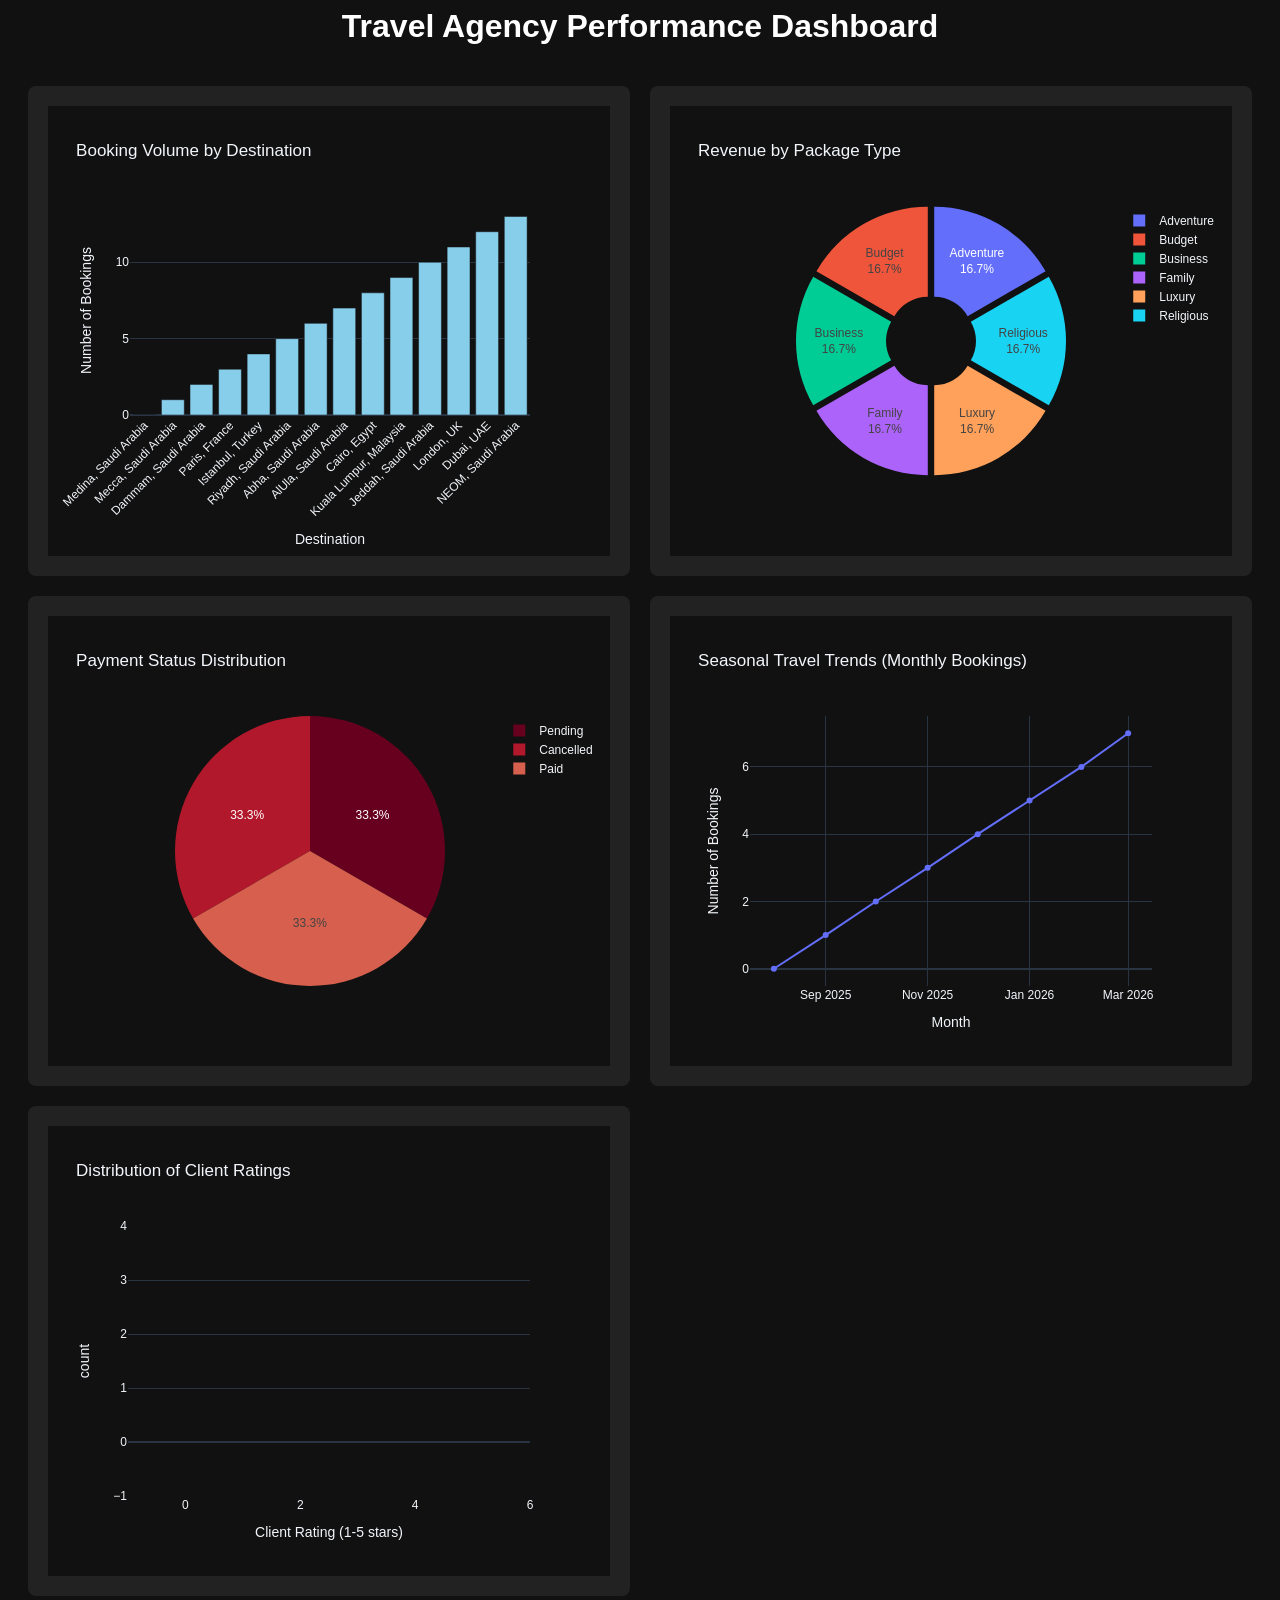
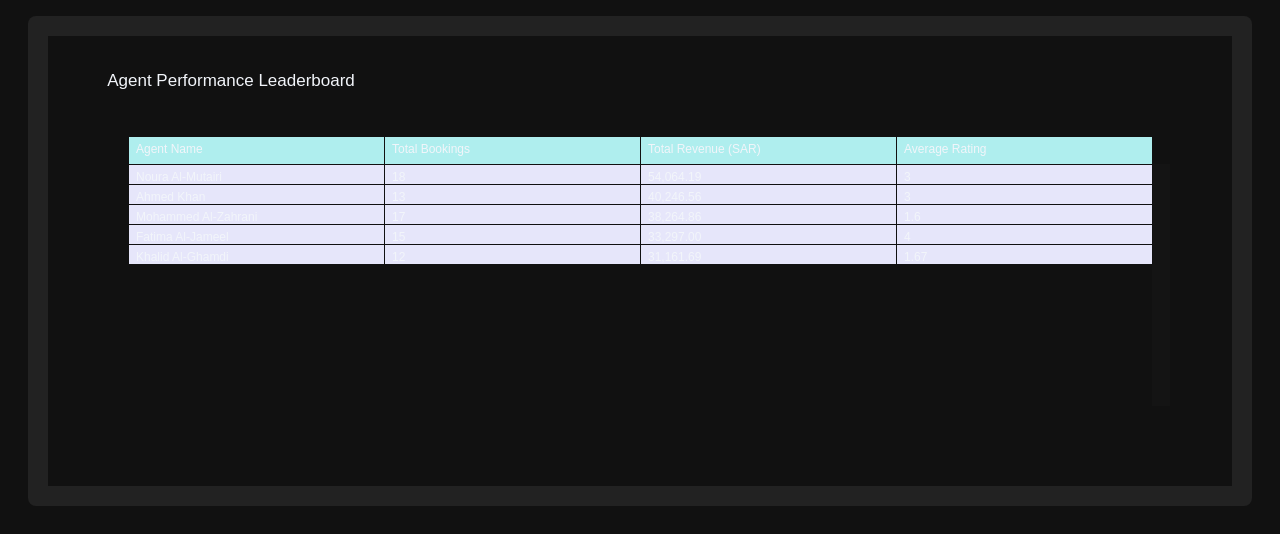
<file: dashboard.html>
<html>
<head>
    <title>Travel Agency Dashboard</title>
    <script src="https://cdn.plot.ly/plotly-latest.min.js"></script>
    <style>
        body { font-family: Arial, sans-serif; background-color: #111; color: #fff; }
        h1 { text-align: center; }
        .grid-container { display: grid; grid-template-columns: repeat(2, 1fr); grid-gap: 20px; padding: 20px; }
        .grid-item { background-color: #222; padding: 20px; border-radius: 8px; }
        .full-width { grid-column: 1 / -1; }
    </style>
</head>
<body>
    <h1>Travel Agency Performance Dashboard</h1>
    <div class="grid-container">
        <div class="grid-item"><div>                            <div id="2348aaed-9d00-458f-84b2-6b054be1eccd" class="plotly-graph-div" style="height:100%; width:100%;"></div>            <script type="text/javascript">                window.PLOTLYENV=window.PLOTLYENV || {};                                if (document.getElementById("2348aaed-9d00-458f-84b2-6b054be1eccd")) {                    Plotly.newPlot(                        "2348aaed-9d00-458f-84b2-6b054be1eccd",                        [{"hovertemplate":"Destination=%{x}\u003cbr\u003eNumber of Bookings=%{text}\u003cextra\u003e\u003c\u002fextra\u003e","legendgroup":"","marker":{"color":"skyblue","pattern":{"shape":""}},"name":"","orientation":"v","showlegend":false,"text":{"dtype":"f8","bdata":"AAAAAAAAJEAAAAAAAAAkQAAAAAAAACBAAAAAAAAAHEAAAAAAAAAYQAAAAAAAABRAAAAAAAAAFEAAAAAAAAAQQAAAAAAAABBAAAAAAAAAEEAAAAAAAAAQQAAAAAAAABBAAAAAAAAACEAAAAAAAADwPw=="},"textposition":"outside","x":["Medina, Saudi Arabia","Mecca, Saudi Arabia","Dammam, Saudi Arabia","Paris, France","Istanbul, Turkey","Riyadh, Saudi Arabia","Abha, Saudi Arabia","AlUla, Saudi Arabia","Cairo, Egypt","Kuala Lumpur, Malaysia","Jeddah, Saudi Arabia","London, UK","Dubai, UAE","NEOM, Saudi Arabia"],"xaxis":"x","y":{"dtype":"i1","bdata":"CgoIBwYFBQQEBAQEAwE="},"yaxis":"y","type":"bar"}],                        {"template":{"data":{"histogram2dcontour":[{"type":"histogram2dcontour","colorbar":{"outlinewidth":0,"ticks":""},"colorscale":[[0.0,"#0d0887"],[0.1111111111111111,"#46039f"],[0.2222222222222222,"#7201a8"],[0.3333333333333333,"#9c179e"],[0.4444444444444444,"#bd3786"],[0.5555555555555556,"#d8576b"],[0.6666666666666666,"#ed7953"],[0.7777777777777778,"#fb9f3a"],[0.8888888888888888,"#fdca26"],[1.0,"#f0f921"]]}],"choropleth":[{"type":"choropleth","colorbar":{"outlinewidth":0,"ticks":""}}],"histogram2d":[{"type":"histogram2d","colorbar":{"outlinewidth":0,"ticks":""},"colorscale":[[0.0,"#0d0887"],[0.1111111111111111,"#46039f"],[0.2222222222222222,"#7201a8"],[0.3333333333333333,"#9c179e"],[0.4444444444444444,"#bd3786"],[0.5555555555555556,"#d8576b"],[0.6666666666666666,"#ed7953"],[0.7777777777777778,"#fb9f3a"],[0.8888888888888888,"#fdca26"],[1.0,"#f0f921"]]}],"heatmap":[{"type":"heatmap","colorbar":{"outlinewidth":0,"ticks":""},"colorscale":[[0.0,"#0d0887"],[0.1111111111111111,"#46039f"],[0.2222222222222222,"#7201a8"],[0.3333333333333333,"#9c179e"],[0.4444444444444444,"#bd3786"],[0.5555555555555556,"#d8576b"],[0.6666666666666666,"#ed7953"],[0.7777777777777778,"#fb9f3a"],[0.8888888888888888,"#fdca26"],[1.0,"#f0f921"]]}],"contourcarpet":[{"type":"contourcarpet","colorbar":{"outlinewidth":0,"ticks":""}}],"contour":[{"type":"contour","colorbar":{"outlinewidth":0,"ticks":""},"colorscale":[[0.0,"#0d0887"],[0.1111111111111111,"#46039f"],[0.2222222222222222,"#7201a8"],[0.3333333333333333,"#9c179e"],[0.4444444444444444,"#bd3786"],[0.5555555555555556,"#d8576b"],[0.6666666666666666,"#ed7953"],[0.7777777777777778,"#fb9f3a"],[0.8888888888888888,"#fdca26"],[1.0,"#f0f921"]]}],"surface":[{"type":"surface","colorbar":{"outlinewidth":0,"ticks":""},"colorscale":[[0.0,"#0d0887"],[0.1111111111111111,"#46039f"],[0.2222222222222222,"#7201a8"],[0.3333333333333333,"#9c179e"],[0.4444444444444444,"#bd3786"],[0.5555555555555556,"#d8576b"],[0.6666666666666666,"#ed7953"],[0.7777777777777778,"#fb9f3a"],[0.8888888888888888,"#fdca26"],[1.0,"#f0f921"]]}],"mesh3d":[{"type":"mesh3d","colorbar":{"outlinewidth":0,"ticks":""}}],"scatter":[{"marker":{"line":{"color":"#283442"}},"type":"scatter"}],"parcoords":[{"type":"parcoords","line":{"colorbar":{"outlinewidth":0,"ticks":""}}}],"scatterpolargl":[{"type":"scatterpolargl","marker":{"colorbar":{"outlinewidth":0,"ticks":""}}}],"bar":[{"error_x":{"color":"#f2f5fa"},"error_y":{"color":"#f2f5fa"},"marker":{"line":{"color":"rgb(17,17,17)","width":0.5},"pattern":{"fillmode":"overlay","size":10,"solidity":0.2}},"type":"bar"}],"scattergeo":[{"type":"scattergeo","marker":{"colorbar":{"outlinewidth":0,"ticks":""}}}],"scatterpolar":[{"type":"scatterpolar","marker":{"colorbar":{"outlinewidth":0,"ticks":""}}}],"histogram":[{"marker":{"pattern":{"fillmode":"overlay","size":10,"solidity":0.2}},"type":"histogram"}],"scattergl":[{"marker":{"line":{"color":"#283442"}},"type":"scattergl"}],"scatter3d":[{"type":"scatter3d","line":{"colorbar":{"outlinewidth":0,"ticks":""}},"marker":{"colorbar":{"outlinewidth":0,"ticks":""}}}],"scattermap":[{"type":"scattermap","marker":{"colorbar":{"outlinewidth":0,"ticks":""}}}],"scattermapbox":[{"type":"scattermapbox","marker":{"colorbar":{"outlinewidth":0,"ticks":""}}}],"scatterternary":[{"type":"scatterternary","marker":{"colorbar":{"outlinewidth":0,"ticks":""}}}],"scattercarpet":[{"type":"scattercarpet","marker":{"colorbar":{"outlinewidth":0,"ticks":""}}}],"carpet":[{"aaxis":{"endlinecolor":"#A2B1C6","gridcolor":"#506784","linecolor":"#506784","minorgridcolor":"#506784","startlinecolor":"#A2B1C6"},"baxis":{"endlinecolor":"#A2B1C6","gridcolor":"#506784","linecolor":"#506784","minorgridcolor":"#506784","startlinecolor":"#A2B1C6"},"type":"carpet"}],"table":[{"cells":{"fill":{"color":"#506784"},"line":{"color":"rgb(17,17,17)"}},"header":{"fill":{"color":"#2a3f5f"},"line":{"color":"rgb(17,17,17)"}},"type":"table"}],"barpolar":[{"marker":{"line":{"color":"rgb(17,17,17)","width":0.5},"pattern":{"fillmode":"overlay","size":10,"solidity":0.2}},"type":"barpolar"}],"pie":[{"automargin":true,"type":"pie"}]},"layout":{"autotypenumbers":"strict","colorway":["#636efa","#EF553B","#00cc96","#ab63fa","#FFA15A","#19d3f3","#FF6692","#B6E880","#FF97FF","#FECB52"],"font":{"color":"#f2f5fa"},"hovermode":"closest","hoverlabel":{"align":"left"},"paper_bgcolor":"rgb(17,17,17)","plot_bgcolor":"rgb(17,17,17)","polar":{"bgcolor":"rgb(17,17,17)","angularaxis":{"gridcolor":"#506784","linecolor":"#506784","ticks":""},"radialaxis":{"gridcolor":"#506784","linecolor":"#506784","ticks":""}},"ternary":{"bgcolor":"rgb(17,17,17)","aaxis":{"gridcolor":"#506784","linecolor":"#506784","ticks":""},"baxis":{"gridcolor":"#506784","linecolor":"#506784","ticks":""},"caxis":{"gridcolor":"#506784","linecolor":"#506784","ticks":""}},"coloraxis":{"colorbar":{"outlinewidth":0,"ticks":""}},"colorscale":{"sequential":[[0.0,"#0d0887"],[0.1111111111111111,"#46039f"],[0.2222222222222222,"#7201a8"],[0.3333333333333333,"#9c179e"],[0.4444444444444444,"#bd3786"],[0.5555555555555556,"#d8576b"],[0.6666666666666666,"#ed7953"],[0.7777777777777778,"#fb9f3a"],[0.8888888888888888,"#fdca26"],[1.0,"#f0f921"]],"sequentialminus":[[0.0,"#0d0887"],[0.1111111111111111,"#46039f"],[0.2222222222222222,"#7201a8"],[0.3333333333333333,"#9c179e"],[0.4444444444444444,"#bd3786"],[0.5555555555555556,"#d8576b"],[0.6666666666666666,"#ed7953"],[0.7777777777777778,"#fb9f3a"],[0.8888888888888888,"#fdca26"],[1.0,"#f0f921"]],"diverging":[[0,"#8e0152"],[0.1,"#c51b7d"],[0.2,"#de77ae"],[0.3,"#f1b6da"],[0.4,"#fde0ef"],[0.5,"#f7f7f7"],[0.6,"#e6f5d0"],[0.7,"#b8e186"],[0.8,"#7fbc41"],[0.9,"#4d9221"],[1,"#276419"]]},"xaxis":{"gridcolor":"#283442","linecolor":"#506784","ticks":"","title":{"standoff":15},"zerolinecolor":"#283442","automargin":true,"zerolinewidth":2},"yaxis":{"gridcolor":"#283442","linecolor":"#506784","ticks":"","title":{"standoff":15},"zerolinecolor":"#283442","automargin":true,"zerolinewidth":2},"scene":{"xaxis":{"backgroundcolor":"rgb(17,17,17)","gridcolor":"#506784","linecolor":"#506784","showbackground":true,"ticks":"","zerolinecolor":"#C8D4E3","gridwidth":2},"yaxis":{"backgroundcolor":"rgb(17,17,17)","gridcolor":"#506784","linecolor":"#506784","showbackground":true,"ticks":"","zerolinecolor":"#C8D4E3","gridwidth":2},"zaxis":{"backgroundcolor":"rgb(17,17,17)","gridcolor":"#506784","linecolor":"#506784","showbackground":true,"ticks":"","zerolinecolor":"#C8D4E3","gridwidth":2}},"shapedefaults":{"line":{"color":"#f2f5fa"}},"annotationdefaults":{"arrowcolor":"#f2f5fa","arrowhead":0,"arrowwidth":1},"geo":{"bgcolor":"rgb(17,17,17)","landcolor":"rgb(17,17,17)","subunitcolor":"#506784","showland":true,"showlakes":true,"lakecolor":"rgb(17,17,17)"},"title":{"x":0.05},"updatemenudefaults":{"bgcolor":"#506784","borderwidth":0},"sliderdefaults":{"bgcolor":"#C8D4E3","borderwidth":1,"bordercolor":"rgb(17,17,17)","tickwidth":0},"mapbox":{"style":"dark"}}},"xaxis":{"anchor":"y","domain":[0.0,1.0],"title":{"text":"Destination"},"tickangle":-45},"yaxis":{"anchor":"x","domain":[0.0,1.0],"title":{"text":"Number of Bookings"}},"legend":{"tracegroupgap":0},"title":{"text":"Booking Volume by Destination"},"barmode":"relative"},                        {"responsive": true}                    )                };            </script>        </div></div>
        <div class="grid-item"><div>                            <div id="94a9bbe6-7ec8-4575-b2ee-23af859d9546" class="plotly-graph-div" style="height:100%; width:100%;"></div>            <script type="text/javascript">                window.PLOTLYENV=window.PLOTLYENV || {};                                if (document.getElementById("94a9bbe6-7ec8-4575-b2ee-23af859d9546")) {                    Plotly.newPlot(                        "94a9bbe6-7ec8-4575-b2ee-23af859d9546",                        [{"domain":{"x":[0.0,1.0],"y":[0.0,1.0]},"hole":0.3,"hovertemplate":"Package Type=%{label}\u003cbr\u003eTotal Cost (SAR)=%{value}\u003cextra\u003e\u003c\u002fextra\u003e","labels":["Adventure","Budget","Business","Family","Luxury","Religious"],"legendgroup":"","name":"","showlegend":true,"values":{"dtype":"f8","bdata":"4XoUrkfE3UAAAAAAUFffQJqZmZl5DtZAuB6F69lC6EDNzMzMtK3pQFyPwvXIvsJA"},"type":"pie","pull":[0.05,0.05,0.05,0.05,0.05,0.05],"textinfo":"percent+label"}],                        {"template":{"data":{"histogram2dcontour":[{"type":"histogram2dcontour","colorbar":{"outlinewidth":0,"ticks":""},"colorscale":[[0.0,"#0d0887"],[0.1111111111111111,"#46039f"],[0.2222222222222222,"#7201a8"],[0.3333333333333333,"#9c179e"],[0.4444444444444444,"#bd3786"],[0.5555555555555556,"#d8576b"],[0.6666666666666666,"#ed7953"],[0.7777777777777778,"#fb9f3a"],[0.8888888888888888,"#fdca26"],[1.0,"#f0f921"]]}],"choropleth":[{"type":"choropleth","colorbar":{"outlinewidth":0,"ticks":""}}],"histogram2d":[{"type":"histogram2d","colorbar":{"outlinewidth":0,"ticks":""},"colorscale":[[0.0,"#0d0887"],[0.1111111111111111,"#46039f"],[0.2222222222222222,"#7201a8"],[0.3333333333333333,"#9c179e"],[0.4444444444444444,"#bd3786"],[0.5555555555555556,"#d8576b"],[0.6666666666666666,"#ed7953"],[0.7777777777777778,"#fb9f3a"],[0.8888888888888888,"#fdca26"],[1.0,"#f0f921"]]}],"heatmap":[{"type":"heatmap","colorbar":{"outlinewidth":0,"ticks":""},"colorscale":[[0.0,"#0d0887"],[0.1111111111111111,"#46039f"],[0.2222222222222222,"#7201a8"],[0.3333333333333333,"#9c179e"],[0.4444444444444444,"#bd3786"],[0.5555555555555556,"#d8576b"],[0.6666666666666666,"#ed7953"],[0.7777777777777778,"#fb9f3a"],[0.8888888888888888,"#fdca26"],[1.0,"#f0f921"]]}],"contourcarpet":[{"type":"contourcarpet","colorbar":{"outlinewidth":0,"ticks":""}}],"contour":[{"type":"contour","colorbar":{"outlinewidth":0,"ticks":""},"colorscale":[[0.0,"#0d0887"],[0.1111111111111111,"#46039f"],[0.2222222222222222,"#7201a8"],[0.3333333333333333,"#9c179e"],[0.4444444444444444,"#bd3786"],[0.5555555555555556,"#d8576b"],[0.6666666666666666,"#ed7953"],[0.7777777777777778,"#fb9f3a"],[0.8888888888888888,"#fdca26"],[1.0,"#f0f921"]]}],"surface":[{"type":"surface","colorbar":{"outlinewidth":0,"ticks":""},"colorscale":[[0.0,"#0d0887"],[0.1111111111111111,"#46039f"],[0.2222222222222222,"#7201a8"],[0.3333333333333333,"#9c179e"],[0.4444444444444444,"#bd3786"],[0.5555555555555556,"#d8576b"],[0.6666666666666666,"#ed7953"],[0.7777777777777778,"#fb9f3a"],[0.8888888888888888,"#fdca26"],[1.0,"#f0f921"]]}],"mesh3d":[{"type":"mesh3d","colorbar":{"outlinewidth":0,"ticks":""}}],"scatter":[{"marker":{"line":{"color":"#283442"}},"type":"scatter"}],"parcoords":[{"type":"parcoords","line":{"colorbar":{"outlinewidth":0,"ticks":""}}}],"scatterpolargl":[{"type":"scatterpolargl","marker":{"colorbar":{"outlinewidth":0,"ticks":""}}}],"bar":[{"error_x":{"color":"#f2f5fa"},"error_y":{"color":"#f2f5fa"},"marker":{"line":{"color":"rgb(17,17,17)","width":0.5},"pattern":{"fillmode":"overlay","size":10,"solidity":0.2}},"type":"bar"}],"scattergeo":[{"type":"scattergeo","marker":{"colorbar":{"outlinewidth":0,"ticks":""}}}],"scatterpolar":[{"type":"scatterpolar","marker":{"colorbar":{"outlinewidth":0,"ticks":""}}}],"histogram":[{"marker":{"pattern":{"fillmode":"overlay","size":10,"solidity":0.2}},"type":"histogram"}],"scattergl":[{"marker":{"line":{"color":"#283442"}},"type":"scattergl"}],"scatter3d":[{"type":"scatter3d","line":{"colorbar":{"outlinewidth":0,"ticks":""}},"marker":{"colorbar":{"outlinewidth":0,"ticks":""}}}],"scattermap":[{"type":"scattermap","marker":{"colorbar":{"outlinewidth":0,"ticks":""}}}],"scattermapbox":[{"type":"scattermapbox","marker":{"colorbar":{"outlinewidth":0,"ticks":""}}}],"scatterternary":[{"type":"scatterternary","marker":{"colorbar":{"outlinewidth":0,"ticks":""}}}],"scattercarpet":[{"type":"scattercarpet","marker":{"colorbar":{"outlinewidth":0,"ticks":""}}}],"carpet":[{"aaxis":{"endlinecolor":"#A2B1C6","gridcolor":"#506784","linecolor":"#506784","minorgridcolor":"#506784","startlinecolor":"#A2B1C6"},"baxis":{"endlinecolor":"#A2B1C6","gridcolor":"#506784","linecolor":"#506784","minorgridcolor":"#506784","startlinecolor":"#A2B1C6"},"type":"carpet"}],"table":[{"cells":{"fill":{"color":"#506784"},"line":{"color":"rgb(17,17,17)"}},"header":{"fill":{"color":"#2a3f5f"},"line":{"color":"rgb(17,17,17)"}},"type":"table"}],"barpolar":[{"marker":{"line":{"color":"rgb(17,17,17)","width":0.5},"pattern":{"fillmode":"overlay","size":10,"solidity":0.2}},"type":"barpolar"}],"pie":[{"automargin":true,"type":"pie"}]},"layout":{"autotypenumbers":"strict","colorway":["#636efa","#EF553B","#00cc96","#ab63fa","#FFA15A","#19d3f3","#FF6692","#B6E880","#FF97FF","#FECB52"],"font":{"color":"#f2f5fa"},"hovermode":"closest","hoverlabel":{"align":"left"},"paper_bgcolor":"rgb(17,17,17)","plot_bgcolor":"rgb(17,17,17)","polar":{"bgcolor":"rgb(17,17,17)","angularaxis":{"gridcolor":"#506784","linecolor":"#506784","ticks":""},"radialaxis":{"gridcolor":"#506784","linecolor":"#506784","ticks":""}},"ternary":{"bgcolor":"rgb(17,17,17)","aaxis":{"gridcolor":"#506784","linecolor":"#506784","ticks":""},"baxis":{"gridcolor":"#506784","linecolor":"#506784","ticks":""},"caxis":{"gridcolor":"#506784","linecolor":"#506784","ticks":""}},"coloraxis":{"colorbar":{"outlinewidth":0,"ticks":""}},"colorscale":{"sequential":[[0.0,"#0d0887"],[0.1111111111111111,"#46039f"],[0.2222222222222222,"#7201a8"],[0.3333333333333333,"#9c179e"],[0.4444444444444444,"#bd3786"],[0.5555555555555556,"#d8576b"],[0.6666666666666666,"#ed7953"],[0.7777777777777778,"#fb9f3a"],[0.8888888888888888,"#fdca26"],[1.0,"#f0f921"]],"sequentialminus":[[0.0,"#0d0887"],[0.1111111111111111,"#46039f"],[0.2222222222222222,"#7201a8"],[0.3333333333333333,"#9c179e"],[0.4444444444444444,"#bd3786"],[0.5555555555555556,"#d8576b"],[0.6666666666666666,"#ed7953"],[0.7777777777777778,"#fb9f3a"],[0.8888888888888888,"#fdca26"],[1.0,"#f0f921"]],"diverging":[[0,"#8e0152"],[0.1,"#c51b7d"],[0.2,"#de77ae"],[0.3,"#f1b6da"],[0.4,"#fde0ef"],[0.5,"#f7f7f7"],[0.6,"#e6f5d0"],[0.7,"#b8e186"],[0.8,"#7fbc41"],[0.9,"#4d9221"],[1,"#276419"]]},"xaxis":{"gridcolor":"#283442","linecolor":"#506784","ticks":"","title":{"standoff":15},"zerolinecolor":"#283442","automargin":true,"zerolinewidth":2},"yaxis":{"gridcolor":"#283442","linecolor":"#506784","ticks":"","title":{"standoff":15},"zerolinecolor":"#283442","automargin":true,"zerolinewidth":2},"scene":{"xaxis":{"backgroundcolor":"rgb(17,17,17)","gridcolor":"#506784","linecolor":"#506784","showbackground":true,"ticks":"","zerolinecolor":"#C8D4E3","gridwidth":2},"yaxis":{"backgroundcolor":"rgb(17,17,17)","gridcolor":"#506784","linecolor":"#506784","showbackground":true,"ticks":"","zerolinecolor":"#C8D4E3","gridwidth":2},"zaxis":{"backgroundcolor":"rgb(17,17,17)","gridcolor":"#506784","linecolor":"#506784","showbackground":true,"ticks":"","zerolinecolor":"#C8D4E3","gridwidth":2}},"shapedefaults":{"line":{"color":"#f2f5fa"}},"annotationdefaults":{"arrowcolor":"#f2f5fa","arrowhead":0,"arrowwidth":1},"geo":{"bgcolor":"rgb(17,17,17)","landcolor":"rgb(17,17,17)","subunitcolor":"#506784","showland":true,"showlakes":true,"lakecolor":"rgb(17,17,17)"},"title":{"x":0.05},"updatemenudefaults":{"bgcolor":"#506784","borderwidth":0},"sliderdefaults":{"bgcolor":"#C8D4E3","borderwidth":1,"bordercolor":"rgb(17,17,17)","tickwidth":0},"mapbox":{"style":"dark"}}},"legend":{"tracegroupgap":0},"title":{"text":"Revenue by Package Type"}},                        {"responsive": true}                    )                };            </script>        </div></div>
        <div class="grid-item"><div>                            <div id="bdbe0034-9396-400f-ab1e-d8823b31b386" class="plotly-graph-div" style="height:100%; width:100%;"></div>            <script type="text/javascript">                window.PLOTLYENV=window.PLOTLYENV || {};                                if (document.getElementById("bdbe0034-9396-400f-ab1e-d8823b31b386")) {                    Plotly.newPlot(                        "bdbe0034-9396-400f-ab1e-d8823b31b386",                        [{"domain":{"x":[0.0,1.0],"y":[0.0,1.0]},"hovertemplate":"Status=%{label}\u003cbr\u003eCount=%{value}\u003cextra\u003e\u003c\u002fextra\u003e","labels":["Pending","Cancelled","Paid"],"legendgroup":"","name":"","showlegend":true,"values":{"dtype":"i1","bdata":"IBsQ"},"type":"pie"}],                        {"template":{"data":{"histogram2dcontour":[{"type":"histogram2dcontour","colorbar":{"outlinewidth":0,"ticks":""},"colorscale":[[0.0,"#0d0887"],[0.1111111111111111,"#46039f"],[0.2222222222222222,"#7201a8"],[0.3333333333333333,"#9c179e"],[0.4444444444444444,"#bd3786"],[0.5555555555555556,"#d8576b"],[0.6666666666666666,"#ed7953"],[0.7777777777777778,"#fb9f3a"],[0.8888888888888888,"#fdca26"],[1.0,"#f0f921"]]}],"choropleth":[{"type":"choropleth","colorbar":{"outlinewidth":0,"ticks":""}}],"histogram2d":[{"type":"histogram2d","colorbar":{"outlinewidth":0,"ticks":""},"colorscale":[[0.0,"#0d0887"],[0.1111111111111111,"#46039f"],[0.2222222222222222,"#7201a8"],[0.3333333333333333,"#9c179e"],[0.4444444444444444,"#bd3786"],[0.5555555555555556,"#d8576b"],[0.6666666666666666,"#ed7953"],[0.7777777777777778,"#fb9f3a"],[0.8888888888888888,"#fdca26"],[1.0,"#f0f921"]]}],"heatmap":[{"type":"heatmap","colorbar":{"outlinewidth":0,"ticks":""},"colorscale":[[0.0,"#0d0887"],[0.1111111111111111,"#46039f"],[0.2222222222222222,"#7201a8"],[0.3333333333333333,"#9c179e"],[0.4444444444444444,"#bd3786"],[0.5555555555555556,"#d8576b"],[0.6666666666666666,"#ed7953"],[0.7777777777777778,"#fb9f3a"],[0.8888888888888888,"#fdca26"],[1.0,"#f0f921"]]}],"contourcarpet":[{"type":"contourcarpet","colorbar":{"outlinewidth":0,"ticks":""}}],"contour":[{"type":"contour","colorbar":{"outlinewidth":0,"ticks":""},"colorscale":[[0.0,"#0d0887"],[0.1111111111111111,"#46039f"],[0.2222222222222222,"#7201a8"],[0.3333333333333333,"#9c179e"],[0.4444444444444444,"#bd3786"],[0.5555555555555556,"#d8576b"],[0.6666666666666666,"#ed7953"],[0.7777777777777778,"#fb9f3a"],[0.8888888888888888,"#fdca26"],[1.0,"#f0f921"]]}],"surface":[{"type":"surface","colorbar":{"outlinewidth":0,"ticks":""},"colorscale":[[0.0,"#0d0887"],[0.1111111111111111,"#46039f"],[0.2222222222222222,"#7201a8"],[0.3333333333333333,"#9c179e"],[0.4444444444444444,"#bd3786"],[0.5555555555555556,"#d8576b"],[0.6666666666666666,"#ed7953"],[0.7777777777777778,"#fb9f3a"],[0.8888888888888888,"#fdca26"],[1.0,"#f0f921"]]}],"mesh3d":[{"type":"mesh3d","colorbar":{"outlinewidth":0,"ticks":""}}],"scatter":[{"marker":{"line":{"color":"#283442"}},"type":"scatter"}],"parcoords":[{"type":"parcoords","line":{"colorbar":{"outlinewidth":0,"ticks":""}}}],"scatterpolargl":[{"type":"scatterpolargl","marker":{"colorbar":{"outlinewidth":0,"ticks":""}}}],"bar":[{"error_x":{"color":"#f2f5fa"},"error_y":{"color":"#f2f5fa"},"marker":{"line":{"color":"rgb(17,17,17)","width":0.5},"pattern":{"fillmode":"overlay","size":10,"solidity":0.2}},"type":"bar"}],"scattergeo":[{"type":"scattergeo","marker":{"colorbar":{"outlinewidth":0,"ticks":""}}}],"scatterpolar":[{"type":"scatterpolar","marker":{"colorbar":{"outlinewidth":0,"ticks":""}}}],"histogram":[{"marker":{"pattern":{"fillmode":"overlay","size":10,"solidity":0.2}},"type":"histogram"}],"scattergl":[{"marker":{"line":{"color":"#283442"}},"type":"scattergl"}],"scatter3d":[{"type":"scatter3d","line":{"colorbar":{"outlinewidth":0,"ticks":""}},"marker":{"colorbar":{"outlinewidth":0,"ticks":""}}}],"scattermap":[{"type":"scattermap","marker":{"colorbar":{"outlinewidth":0,"ticks":""}}}],"scattermapbox":[{"type":"scattermapbox","marker":{"colorbar":{"outlinewidth":0,"ticks":""}}}],"scatterternary":[{"type":"scatterternary","marker":{"colorbar":{"outlinewidth":0,"ticks":""}}}],"scattercarpet":[{"type":"scattercarpet","marker":{"colorbar":{"outlinewidth":0,"ticks":""}}}],"carpet":[{"aaxis":{"endlinecolor":"#A2B1C6","gridcolor":"#506784","linecolor":"#506784","minorgridcolor":"#506784","startlinecolor":"#A2B1C6"},"baxis":{"endlinecolor":"#A2B1C6","gridcolor":"#506784","linecolor":"#506784","minorgridcolor":"#506784","startlinecolor":"#A2B1C6"},"type":"carpet"}],"table":[{"cells":{"fill":{"color":"#506784"},"line":{"color":"rgb(17,17,17)"}},"header":{"fill":{"color":"#2a3f5f"},"line":{"color":"rgb(17,17,17)"}},"type":"table"}],"barpolar":[{"marker":{"line":{"color":"rgb(17,17,17)","width":0.5},"pattern":{"fillmode":"overlay","size":10,"solidity":0.2}},"type":"barpolar"}],"pie":[{"automargin":true,"type":"pie"}]},"layout":{"autotypenumbers":"strict","colorway":["#636efa","#EF553B","#00cc96","#ab63fa","#FFA15A","#19d3f3","#FF6692","#B6E880","#FF97FF","#FECB52"],"font":{"color":"#f2f5fa"},"hovermode":"closest","hoverlabel":{"align":"left"},"paper_bgcolor":"rgb(17,17,17)","plot_bgcolor":"rgb(17,17,17)","polar":{"bgcolor":"rgb(17,17,17)","angularaxis":{"gridcolor":"#506784","linecolor":"#506784","ticks":""},"radialaxis":{"gridcolor":"#506784","linecolor":"#506784","ticks":""}},"ternary":{"bgcolor":"rgb(17,17,17)","aaxis":{"gridcolor":"#506784","linecolor":"#506784","ticks":""},"baxis":{"gridcolor":"#506784","linecolor":"#506784","ticks":""},"caxis":{"gridcolor":"#506784","linecolor":"#506784","ticks":""}},"coloraxis":{"colorbar":{"outlinewidth":0,"ticks":""}},"colorscale":{"sequential":[[0.0,"#0d0887"],[0.1111111111111111,"#46039f"],[0.2222222222222222,"#7201a8"],[0.3333333333333333,"#9c179e"],[0.4444444444444444,"#bd3786"],[0.5555555555555556,"#d8576b"],[0.6666666666666666,"#ed7953"],[0.7777777777777778,"#fb9f3a"],[0.8888888888888888,"#fdca26"],[1.0,"#f0f921"]],"sequentialminus":[[0.0,"#0d0887"],[0.1111111111111111,"#46039f"],[0.2222222222222222,"#7201a8"],[0.3333333333333333,"#9c179e"],[0.4444444444444444,"#bd3786"],[0.5555555555555556,"#d8576b"],[0.6666666666666666,"#ed7953"],[0.7777777777777778,"#fb9f3a"],[0.8888888888888888,"#fdca26"],[1.0,"#f0f921"]],"diverging":[[0,"#8e0152"],[0.1,"#c51b7d"],[0.2,"#de77ae"],[0.3,"#f1b6da"],[0.4,"#fde0ef"],[0.5,"#f7f7f7"],[0.6,"#e6f5d0"],[0.7,"#b8e186"],[0.8,"#7fbc41"],[0.9,"#4d9221"],[1,"#276419"]]},"xaxis":{"gridcolor":"#283442","linecolor":"#506784","ticks":"","title":{"standoff":15},"zerolinecolor":"#283442","automargin":true,"zerolinewidth":2},"yaxis":{"gridcolor":"#283442","linecolor":"#506784","ticks":"","title":{"standoff":15},"zerolinecolor":"#283442","automargin":true,"zerolinewidth":2},"scene":{"xaxis":{"backgroundcolor":"rgb(17,17,17)","gridcolor":"#506784","linecolor":"#506784","showbackground":true,"ticks":"","zerolinecolor":"#C8D4E3","gridwidth":2},"yaxis":{"backgroundcolor":"rgb(17,17,17)","gridcolor":"#506784","linecolor":"#506784","showbackground":true,"ticks":"","zerolinecolor":"#C8D4E3","gridwidth":2},"zaxis":{"backgroundcolor":"rgb(17,17,17)","gridcolor":"#506784","linecolor":"#506784","showbackground":true,"ticks":"","zerolinecolor":"#C8D4E3","gridwidth":2}},"shapedefaults":{"line":{"color":"#f2f5fa"}},"annotationdefaults":{"arrowcolor":"#f2f5fa","arrowhead":0,"arrowwidth":1},"geo":{"bgcolor":"rgb(17,17,17)","landcolor":"rgb(17,17,17)","subunitcolor":"#506784","showland":true,"showlakes":true,"lakecolor":"rgb(17,17,17)"},"title":{"x":0.05},"updatemenudefaults":{"bgcolor":"#506784","borderwidth":0},"sliderdefaults":{"bgcolor":"#C8D4E3","borderwidth":1,"bordercolor":"rgb(17,17,17)","tickwidth":0},"mapbox":{"style":"dark"}}},"legend":{"tracegroupgap":0},"title":{"text":"Payment Status Distribution"},"piecolorway":["rgb(103,0,31)","rgb(178,24,43)","rgb(214,96,77)","rgb(244,165,130)","rgb(253,219,199)","rgb(247,247,247)","rgb(209,229,240)","rgb(146,197,222)","rgb(67,147,195)","rgb(33,102,172)","rgb(5,48,97)"]},                        {"responsive": true}                    )                };            </script>        </div></div>
        <div class="grid-item"><div>                            <div id="141fe37b-367f-44ba-887d-829189ac2cc3" class="plotly-graph-div" style="height:100%; width:100%;"></div>            <script type="text/javascript">                window.PLOTLYENV=window.PLOTLYENV || {};                                if (document.getElementById("141fe37b-367f-44ba-887d-829189ac2cc3")) {                    Plotly.newPlot(                        "141fe37b-367f-44ba-887d-829189ac2cc3",                        [{"hovertemplate":"Month=%{x}\u003cbr\u003eNumber of Bookings=%{y}\u003cextra\u003e\u003c\u002fextra\u003e","legendgroup":"","line":{"color":"#636efa","dash":"solid"},"marker":{"symbol":"circle"},"mode":"lines+markers","name":"","orientation":"v","showlegend":false,"x":["2025-08","2025-09","2025-10","2025-11","2025-12","2026-01","2026-02","2026-03"],"xaxis":"x","y":{"dtype":"i1","bdata":"CBIIDgoMAwI="},"yaxis":"y","type":"scatter"}],                        {"template":{"data":{"histogram2dcontour":[{"type":"histogram2dcontour","colorbar":{"outlinewidth":0,"ticks":""},"colorscale":[[0.0,"#0d0887"],[0.1111111111111111,"#46039f"],[0.2222222222222222,"#7201a8"],[0.3333333333333333,"#9c179e"],[0.4444444444444444,"#bd3786"],[0.5555555555555556,"#d8576b"],[0.6666666666666666,"#ed7953"],[0.7777777777777778,"#fb9f3a"],[0.8888888888888888,"#fdca26"],[1.0,"#f0f921"]]}],"choropleth":[{"type":"choropleth","colorbar":{"outlinewidth":0,"ticks":""}}],"histogram2d":[{"type":"histogram2d","colorbar":{"outlinewidth":0,"ticks":""},"colorscale":[[0.0,"#0d0887"],[0.1111111111111111,"#46039f"],[0.2222222222222222,"#7201a8"],[0.3333333333333333,"#9c179e"],[0.4444444444444444,"#bd3786"],[0.5555555555555556,"#d8576b"],[0.6666666666666666,"#ed7953"],[0.7777777777777778,"#fb9f3a"],[0.8888888888888888,"#fdca26"],[1.0,"#f0f921"]]}],"heatmap":[{"type":"heatmap","colorbar":{"outlinewidth":0,"ticks":""},"colorscale":[[0.0,"#0d0887"],[0.1111111111111111,"#46039f"],[0.2222222222222222,"#7201a8"],[0.3333333333333333,"#9c179e"],[0.4444444444444444,"#bd3786"],[0.5555555555555556,"#d8576b"],[0.6666666666666666,"#ed7953"],[0.7777777777777778,"#fb9f3a"],[0.8888888888888888,"#fdca26"],[1.0,"#f0f921"]]}],"contourcarpet":[{"type":"contourcarpet","colorbar":{"outlinewidth":0,"ticks":""}}],"contour":[{"type":"contour","colorbar":{"outlinewidth":0,"ticks":""},"colorscale":[[0.0,"#0d0887"],[0.1111111111111111,"#46039f"],[0.2222222222222222,"#7201a8"],[0.3333333333333333,"#9c179e"],[0.4444444444444444,"#bd3786"],[0.5555555555555556,"#d8576b"],[0.6666666666666666,"#ed7953"],[0.7777777777777778,"#fb9f3a"],[0.8888888888888888,"#fdca26"],[1.0,"#f0f921"]]}],"surface":[{"type":"surface","colorbar":{"outlinewidth":0,"ticks":""},"colorscale":[[0.0,"#0d0887"],[0.1111111111111111,"#46039f"],[0.2222222222222222,"#7201a8"],[0.3333333333333333,"#9c179e"],[0.4444444444444444,"#bd3786"],[0.5555555555555556,"#d8576b"],[0.6666666666666666,"#ed7953"],[0.7777777777777778,"#fb9f3a"],[0.8888888888888888,"#fdca26"],[1.0,"#f0f921"]]}],"mesh3d":[{"type":"mesh3d","colorbar":{"outlinewidth":0,"ticks":""}}],"scatter":[{"marker":{"line":{"color":"#283442"}},"type":"scatter"}],"parcoords":[{"type":"parcoords","line":{"colorbar":{"outlinewidth":0,"ticks":""}}}],"scatterpolargl":[{"type":"scatterpolargl","marker":{"colorbar":{"outlinewidth":0,"ticks":""}}}],"bar":[{"error_x":{"color":"#f2f5fa"},"error_y":{"color":"#f2f5fa"},"marker":{"line":{"color":"rgb(17,17,17)","width":0.5},"pattern":{"fillmode":"overlay","size":10,"solidity":0.2}},"type":"bar"}],"scattergeo":[{"type":"scattergeo","marker":{"colorbar":{"outlinewidth":0,"ticks":""}}}],"scatterpolar":[{"type":"scatterpolar","marker":{"colorbar":{"outlinewidth":0,"ticks":""}}}],"histogram":[{"marker":{"pattern":{"fillmode":"overlay","size":10,"solidity":0.2}},"type":"histogram"}],"scattergl":[{"marker":{"line":{"color":"#283442"}},"type":"scattergl"}],"scatter3d":[{"type":"scatter3d","line":{"colorbar":{"outlinewidth":0,"ticks":""}},"marker":{"colorbar":{"outlinewidth":0,"ticks":""}}}],"scattermap":[{"type":"scattermap","marker":{"colorbar":{"outlinewidth":0,"ticks":""}}}],"scattermapbox":[{"type":"scattermapbox","marker":{"colorbar":{"outlinewidth":0,"ticks":""}}}],"scatterternary":[{"type":"scatterternary","marker":{"colorbar":{"outlinewidth":0,"ticks":""}}}],"scattercarpet":[{"type":"scattercarpet","marker":{"colorbar":{"outlinewidth":0,"ticks":""}}}],"carpet":[{"aaxis":{"endlinecolor":"#A2B1C6","gridcolor":"#506784","linecolor":"#506784","minorgridcolor":"#506784","startlinecolor":"#A2B1C6"},"baxis":{"endlinecolor":"#A2B1C6","gridcolor":"#506784","linecolor":"#506784","minorgridcolor":"#506784","startlinecolor":"#A2B1C6"},"type":"carpet"}],"table":[{"cells":{"fill":{"color":"#506784"},"line":{"color":"rgb(17,17,17)"}},"header":{"fill":{"color":"#2a3f5f"},"line":{"color":"rgb(17,17,17)"}},"type":"table"}],"barpolar":[{"marker":{"line":{"color":"rgb(17,17,17)","width":0.5},"pattern":{"fillmode":"overlay","size":10,"solidity":0.2}},"type":"barpolar"}],"pie":[{"automargin":true,"type":"pie"}]},"layout":{"autotypenumbers":"strict","colorway":["#636efa","#EF553B","#00cc96","#ab63fa","#FFA15A","#19d3f3","#FF6692","#B6E880","#FF97FF","#FECB52"],"font":{"color":"#f2f5fa"},"hovermode":"closest","hoverlabel":{"align":"left"},"paper_bgcolor":"rgb(17,17,17)","plot_bgcolor":"rgb(17,17,17)","polar":{"bgcolor":"rgb(17,17,17)","angularaxis":{"gridcolor":"#506784","linecolor":"#506784","ticks":""},"radialaxis":{"gridcolor":"#506784","linecolor":"#506784","ticks":""}},"ternary":{"bgcolor":"rgb(17,17,17)","aaxis":{"gridcolor":"#506784","linecolor":"#506784","ticks":""},"baxis":{"gridcolor":"#506784","linecolor":"#506784","ticks":""},"caxis":{"gridcolor":"#506784","linecolor":"#506784","ticks":""}},"coloraxis":{"colorbar":{"outlinewidth":0,"ticks":""}},"colorscale":{"sequential":[[0.0,"#0d0887"],[0.1111111111111111,"#46039f"],[0.2222222222222222,"#7201a8"],[0.3333333333333333,"#9c179e"],[0.4444444444444444,"#bd3786"],[0.5555555555555556,"#d8576b"],[0.6666666666666666,"#ed7953"],[0.7777777777777778,"#fb9f3a"],[0.8888888888888888,"#fdca26"],[1.0,"#f0f921"]],"sequentialminus":[[0.0,"#0d0887"],[0.1111111111111111,"#46039f"],[0.2222222222222222,"#7201a8"],[0.3333333333333333,"#9c179e"],[0.4444444444444444,"#bd3786"],[0.5555555555555556,"#d8576b"],[0.6666666666666666,"#ed7953"],[0.7777777777777778,"#fb9f3a"],[0.8888888888888888,"#fdca26"],[1.0,"#f0f921"]],"diverging":[[0,"#8e0152"],[0.1,"#c51b7d"],[0.2,"#de77ae"],[0.3,"#f1b6da"],[0.4,"#fde0ef"],[0.5,"#f7f7f7"],[0.6,"#e6f5d0"],[0.7,"#b8e186"],[0.8,"#7fbc41"],[0.9,"#4d9221"],[1,"#276419"]]},"xaxis":{"gridcolor":"#283442","linecolor":"#506784","ticks":"","title":{"standoff":15},"zerolinecolor":"#283442","automargin":true,"zerolinewidth":2},"yaxis":{"gridcolor":"#283442","linecolor":"#506784","ticks":"","title":{"standoff":15},"zerolinecolor":"#283442","automargin":true,"zerolinewidth":2},"scene":{"xaxis":{"backgroundcolor":"rgb(17,17,17)","gridcolor":"#506784","linecolor":"#506784","showbackground":true,"ticks":"","zerolinecolor":"#C8D4E3","gridwidth":2},"yaxis":{"backgroundcolor":"rgb(17,17,17)","gridcolor":"#506784","linecolor":"#506784","showbackground":true,"ticks":"","zerolinecolor":"#C8D4E3","gridwidth":2},"zaxis":{"backgroundcolor":"rgb(17,17,17)","gridcolor":"#506784","linecolor":"#506784","showbackground":true,"ticks":"","zerolinecolor":"#C8D4E3","gridwidth":2}},"shapedefaults":{"line":{"color":"#f2f5fa"}},"annotationdefaults":{"arrowcolor":"#f2f5fa","arrowhead":0,"arrowwidth":1},"geo":{"bgcolor":"rgb(17,17,17)","landcolor":"rgb(17,17,17)","subunitcolor":"#506784","showland":true,"showlakes":true,"lakecolor":"rgb(17,17,17)"},"title":{"x":0.05},"updatemenudefaults":{"bgcolor":"#506784","borderwidth":0},"sliderdefaults":{"bgcolor":"#C8D4E3","borderwidth":1,"bordercolor":"rgb(17,17,17)","tickwidth":0},"mapbox":{"style":"dark"}}},"xaxis":{"anchor":"y","domain":[0.0,1.0],"title":{"text":"Month"}},"yaxis":{"anchor":"x","domain":[0.0,1.0],"title":{"text":"Number of Bookings"}},"legend":{"tracegroupgap":0},"title":{"text":"Seasonal Travel Trends (Monthly Bookings)"}},                        {"responsive": true}                    )                };            </script>        </div></div>
        <div class="grid-item"><div>                            <div id="3535dfd8-d132-4fd8-ab2b-9d230d011218" class="plotly-graph-div" style="height:100%; width:100%;"></div>            <script type="text/javascript">                window.PLOTLYENV=window.PLOTLYENV || {};                                if (document.getElementById("3535dfd8-d132-4fd8-ab2b-9d230d011218")) {                    Plotly.newPlot(                        "3535dfd8-d132-4fd8-ab2b-9d230d011218",                        [{"bingroup":"x","hovertemplate":"Client Rating (1-5 stars)=%{x}\u003cbr\u003ecount=%{y}\u003cextra\u003e\u003c\u002fextra\u003e","legendgroup":"","marker":{"color":"lightgreen","pattern":{"shape":""}},"name":"","nbinsx":5,"orientation":"v","showlegend":false,"x":{"dtype":"f8","bdata":"AAAAAAAACEAAAAAAAAAUQAAAAAAAAABAAAAAAAAA8D8AAAAAAADwPwAAAAAAAPA\u002fAAAAAAAACEAAAAAAAAAAQAAAAAAAAAhAAAAAAAAACEAAAAAAAADwPwAAAAAAAPA\u002fAAAAAAAACEAAAAAAAAAQQAAAAAAAABBAAAAAAAAAAEA="},"xaxis":"x","yaxis":"y","type":"histogram"}],                        {"template":{"data":{"histogram2dcontour":[{"type":"histogram2dcontour","colorbar":{"outlinewidth":0,"ticks":""},"colorscale":[[0.0,"#0d0887"],[0.1111111111111111,"#46039f"],[0.2222222222222222,"#7201a8"],[0.3333333333333333,"#9c179e"],[0.4444444444444444,"#bd3786"],[0.5555555555555556,"#d8576b"],[0.6666666666666666,"#ed7953"],[0.7777777777777778,"#fb9f3a"],[0.8888888888888888,"#fdca26"],[1.0,"#f0f921"]]}],"choropleth":[{"type":"choropleth","colorbar":{"outlinewidth":0,"ticks":""}}],"histogram2d":[{"type":"histogram2d","colorbar":{"outlinewidth":0,"ticks":""},"colorscale":[[0.0,"#0d0887"],[0.1111111111111111,"#46039f"],[0.2222222222222222,"#7201a8"],[0.3333333333333333,"#9c179e"],[0.4444444444444444,"#bd3786"],[0.5555555555555556,"#d8576b"],[0.6666666666666666,"#ed7953"],[0.7777777777777778,"#fb9f3a"],[0.8888888888888888,"#fdca26"],[1.0,"#f0f921"]]}],"heatmap":[{"type":"heatmap","colorbar":{"outlinewidth":0,"ticks":""},"colorscale":[[0.0,"#0d0887"],[0.1111111111111111,"#46039f"],[0.2222222222222222,"#7201a8"],[0.3333333333333333,"#9c179e"],[0.4444444444444444,"#bd3786"],[0.5555555555555556,"#d8576b"],[0.6666666666666666,"#ed7953"],[0.7777777777777778,"#fb9f3a"],[0.8888888888888888,"#fdca26"],[1.0,"#f0f921"]]}],"contourcarpet":[{"type":"contourcarpet","colorbar":{"outlinewidth":0,"ticks":""}}],"contour":[{"type":"contour","colorbar":{"outlinewidth":0,"ticks":""},"colorscale":[[0.0,"#0d0887"],[0.1111111111111111,"#46039f"],[0.2222222222222222,"#7201a8"],[0.3333333333333333,"#9c179e"],[0.4444444444444444,"#bd3786"],[0.5555555555555556,"#d8576b"],[0.6666666666666666,"#ed7953"],[0.7777777777777778,"#fb9f3a"],[0.8888888888888888,"#fdca26"],[1.0,"#f0f921"]]}],"surface":[{"type":"surface","colorbar":{"outlinewidth":0,"ticks":""},"colorscale":[[0.0,"#0d0887"],[0.1111111111111111,"#46039f"],[0.2222222222222222,"#7201a8"],[0.3333333333333333,"#9c179e"],[0.4444444444444444,"#bd3786"],[0.5555555555555556,"#d8576b"],[0.6666666666666666,"#ed7953"],[0.7777777777777778,"#fb9f3a"],[0.8888888888888888,"#fdca26"],[1.0,"#f0f921"]]}],"mesh3d":[{"type":"mesh3d","colorbar":{"outlinewidth":0,"ticks":""}}],"scatter":[{"marker":{"line":{"color":"#283442"}},"type":"scatter"}],"parcoords":[{"type":"parcoords","line":{"colorbar":{"outlinewidth":0,"ticks":""}}}],"scatterpolargl":[{"type":"scatterpolargl","marker":{"colorbar":{"outlinewidth":0,"ticks":""}}}],"bar":[{"error_x":{"color":"#f2f5fa"},"error_y":{"color":"#f2f5fa"},"marker":{"line":{"color":"rgb(17,17,17)","width":0.5},"pattern":{"fillmode":"overlay","size":10,"solidity":0.2}},"type":"bar"}],"scattergeo":[{"type":"scattergeo","marker":{"colorbar":{"outlinewidth":0,"ticks":""}}}],"scatterpolar":[{"type":"scatterpolar","marker":{"colorbar":{"outlinewidth":0,"ticks":""}}}],"histogram":[{"marker":{"pattern":{"fillmode":"overlay","size":10,"solidity":0.2}},"type":"histogram"}],"scattergl":[{"marker":{"line":{"color":"#283442"}},"type":"scattergl"}],"scatter3d":[{"type":"scatter3d","line":{"colorbar":{"outlinewidth":0,"ticks":""}},"marker":{"colorbar":{"outlinewidth":0,"ticks":""}}}],"scattermap":[{"type":"scattermap","marker":{"colorbar":{"outlinewidth":0,"ticks":""}}}],"scattermapbox":[{"type":"scattermapbox","marker":{"colorbar":{"outlinewidth":0,"ticks":""}}}],"scatterternary":[{"type":"scatterternary","marker":{"colorbar":{"outlinewidth":0,"ticks":""}}}],"scattercarpet":[{"type":"scattercarpet","marker":{"colorbar":{"outlinewidth":0,"ticks":""}}}],"carpet":[{"aaxis":{"endlinecolor":"#A2B1C6","gridcolor":"#506784","linecolor":"#506784","minorgridcolor":"#506784","startlinecolor":"#A2B1C6"},"baxis":{"endlinecolor":"#A2B1C6","gridcolor":"#506784","linecolor":"#506784","minorgridcolor":"#506784","startlinecolor":"#A2B1C6"},"type":"carpet"}],"table":[{"cells":{"fill":{"color":"#506784"},"line":{"color":"rgb(17,17,17)"}},"header":{"fill":{"color":"#2a3f5f"},"line":{"color":"rgb(17,17,17)"}},"type":"table"}],"barpolar":[{"marker":{"line":{"color":"rgb(17,17,17)","width":0.5},"pattern":{"fillmode":"overlay","size":10,"solidity":0.2}},"type":"barpolar"}],"pie":[{"automargin":true,"type":"pie"}]},"layout":{"autotypenumbers":"strict","colorway":["#636efa","#EF553B","#00cc96","#ab63fa","#FFA15A","#19d3f3","#FF6692","#B6E880","#FF97FF","#FECB52"],"font":{"color":"#f2f5fa"},"hovermode":"closest","hoverlabel":{"align":"left"},"paper_bgcolor":"rgb(17,17,17)","plot_bgcolor":"rgb(17,17,17)","polar":{"bgcolor":"rgb(17,17,17)","angularaxis":{"gridcolor":"#506784","linecolor":"#506784","ticks":""},"radialaxis":{"gridcolor":"#506784","linecolor":"#506784","ticks":""}},"ternary":{"bgcolor":"rgb(17,17,17)","aaxis":{"gridcolor":"#506784","linecolor":"#506784","ticks":""},"baxis":{"gridcolor":"#506784","linecolor":"#506784","ticks":""},"caxis":{"gridcolor":"#506784","linecolor":"#506784","ticks":""}},"coloraxis":{"colorbar":{"outlinewidth":0,"ticks":""}},"colorscale":{"sequential":[[0.0,"#0d0887"],[0.1111111111111111,"#46039f"],[0.2222222222222222,"#7201a8"],[0.3333333333333333,"#9c179e"],[0.4444444444444444,"#bd3786"],[0.5555555555555556,"#d8576b"],[0.6666666666666666,"#ed7953"],[0.7777777777777778,"#fb9f3a"],[0.8888888888888888,"#fdca26"],[1.0,"#f0f921"]],"sequentialminus":[[0.0,"#0d0887"],[0.1111111111111111,"#46039f"],[0.2222222222222222,"#7201a8"],[0.3333333333333333,"#9c179e"],[0.4444444444444444,"#bd3786"],[0.5555555555555556,"#d8576b"],[0.6666666666666666,"#ed7953"],[0.7777777777777778,"#fb9f3a"],[0.8888888888888888,"#fdca26"],[1.0,"#f0f921"]],"diverging":[[0,"#8e0152"],[0.1,"#c51b7d"],[0.2,"#de77ae"],[0.3,"#f1b6da"],[0.4,"#fde0ef"],[0.5,"#f7f7f7"],[0.6,"#e6f5d0"],[0.7,"#b8e186"],[0.8,"#7fbc41"],[0.9,"#4d9221"],[1,"#276419"]]},"xaxis":{"gridcolor":"#283442","linecolor":"#506784","ticks":"","title":{"standoff":15},"zerolinecolor":"#283442","automargin":true,"zerolinewidth":2},"yaxis":{"gridcolor":"#283442","linecolor":"#506784","ticks":"","title":{"standoff":15},"zerolinecolor":"#283442","automargin":true,"zerolinewidth":2},"scene":{"xaxis":{"backgroundcolor":"rgb(17,17,17)","gridcolor":"#506784","linecolor":"#506784","showbackground":true,"ticks":"","zerolinecolor":"#C8D4E3","gridwidth":2},"yaxis":{"backgroundcolor":"rgb(17,17,17)","gridcolor":"#506784","linecolor":"#506784","showbackground":true,"ticks":"","zerolinecolor":"#C8D4E3","gridwidth":2},"zaxis":{"backgroundcolor":"rgb(17,17,17)","gridcolor":"#506784","linecolor":"#506784","showbackground":true,"ticks":"","zerolinecolor":"#C8D4E3","gridwidth":2}},"shapedefaults":{"line":{"color":"#f2f5fa"}},"annotationdefaults":{"arrowcolor":"#f2f5fa","arrowhead":0,"arrowwidth":1},"geo":{"bgcolor":"rgb(17,17,17)","landcolor":"rgb(17,17,17)","subunitcolor":"#506784","showland":true,"showlakes":true,"lakecolor":"rgb(17,17,17)"},"title":{"x":0.05},"updatemenudefaults":{"bgcolor":"#506784","borderwidth":0},"sliderdefaults":{"bgcolor":"#C8D4E3","borderwidth":1,"bordercolor":"rgb(17,17,17)","tickwidth":0},"mapbox":{"style":"dark"}}},"xaxis":{"anchor":"y","domain":[0.0,1.0],"title":{"text":"Client Rating (1-5 stars)"}},"yaxis":{"anchor":"x","domain":[0.0,1.0],"title":{"text":"count"}},"legend":{"tracegroupgap":0},"title":{"text":"Distribution of Client Ratings"},"barmode":"relative"},                        {"responsive": true}                    )                };            </script>        </div></div>
        <div class="grid-item full-width"><div>                            <div id="ee70b46e-25ef-4529-ac9b-c692efc0913b" class="plotly-graph-div" style="height:100%; width:100%;"></div>            <script type="text/javascript">                window.PLOTLYENV=window.PLOTLYENV || {};                                if (document.getElementById("ee70b46e-25ef-4529-ac9b-c692efc0913b")) {                    Plotly.newPlot(                        "ee70b46e-25ef-4529-ac9b-c692efc0913b",                        [{"cells":{"align":"left","fill":{"color":"lavender"},"values":[["Noura Al-Mutairi","Ahmed Khan","Mohammed Al-Zahrani","Fatima Al-Jameel","Khalid Al-Ghamdi"],[18,13,17,15,12],["54,064.19","40,246.56","38,264.86","33,297.00","31,161.69"],[3.0,3.0,1.6,4.0,1.67]]},"header":{"align":"left","fill":{"color":"paleturquoise"},"values":["Agent Name","Total Bookings","Total Revenue (SAR)","Average Rating"]},"type":"table"}],                        {"template":{"data":{"histogram2dcontour":[{"type":"histogram2dcontour","colorbar":{"outlinewidth":0,"ticks":""},"colorscale":[[0.0,"#0d0887"],[0.1111111111111111,"#46039f"],[0.2222222222222222,"#7201a8"],[0.3333333333333333,"#9c179e"],[0.4444444444444444,"#bd3786"],[0.5555555555555556,"#d8576b"],[0.6666666666666666,"#ed7953"],[0.7777777777777778,"#fb9f3a"],[0.8888888888888888,"#fdca26"],[1.0,"#f0f921"]]}],"choropleth":[{"type":"choropleth","colorbar":{"outlinewidth":0,"ticks":""}}],"histogram2d":[{"type":"histogram2d","colorbar":{"outlinewidth":0,"ticks":""},"colorscale":[[0.0,"#0d0887"],[0.1111111111111111,"#46039f"],[0.2222222222222222,"#7201a8"],[0.3333333333333333,"#9c179e"],[0.4444444444444444,"#bd3786"],[0.5555555555555556,"#d8576b"],[0.6666666666666666,"#ed7953"],[0.7777777777777778,"#fb9f3a"],[0.8888888888888888,"#fdca26"],[1.0,"#f0f921"]]}],"heatmap":[{"type":"heatmap","colorbar":{"outlinewidth":0,"ticks":""},"colorscale":[[0.0,"#0d0887"],[0.1111111111111111,"#46039f"],[0.2222222222222222,"#7201a8"],[0.3333333333333333,"#9c179e"],[0.4444444444444444,"#bd3786"],[0.5555555555555556,"#d8576b"],[0.6666666666666666,"#ed7953"],[0.7777777777777778,"#fb9f3a"],[0.8888888888888888,"#fdca26"],[1.0,"#f0f921"]]}],"contourcarpet":[{"type":"contourcarpet","colorbar":{"outlinewidth":0,"ticks":""}}],"contour":[{"type":"contour","colorbar":{"outlinewidth":0,"ticks":""},"colorscale":[[0.0,"#0d0887"],[0.1111111111111111,"#46039f"],[0.2222222222222222,"#7201a8"],[0.3333333333333333,"#9c179e"],[0.4444444444444444,"#bd3786"],[0.5555555555555556,"#d8576b"],[0.6666666666666666,"#ed7953"],[0.7777777777777778,"#fb9f3a"],[0.8888888888888888,"#fdca26"],[1.0,"#f0f921"]]}],"surface":[{"type":"surface","colorbar":{"outlinewidth":0,"ticks":""},"colorscale":[[0.0,"#0d0887"],[0.1111111111111111,"#46039f"],[0.2222222222222222,"#7201a8"],[0.3333333333333333,"#9c179e"],[0.4444444444444444,"#bd3786"],[0.5555555555555556,"#d8576b"],[0.6666666666666666,"#ed7953"],[0.7777777777777778,"#fb9f3a"],[0.8888888888888888,"#fdca26"],[1.0,"#f0f921"]]}],"mesh3d":[{"type":"mesh3d","colorbar":{"outlinewidth":0,"ticks":""}}],"scatter":[{"marker":{"line":{"color":"#283442"}},"type":"scatter"}],"parcoords":[{"type":"parcoords","line":{"colorbar":{"outlinewidth":0,"ticks":""}}}],"scatterpolargl":[{"type":"scatterpolargl","marker":{"colorbar":{"outlinewidth":0,"ticks":""}}}],"bar":[{"error_x":{"color":"#f2f5fa"},"error_y":{"color":"#f2f5fa"},"marker":{"line":{"color":"rgb(17,17,17)","width":0.5},"pattern":{"fillmode":"overlay","size":10,"solidity":0.2}},"type":"bar"}],"scattergeo":[{"type":"scattergeo","marker":{"colorbar":{"outlinewidth":0,"ticks":""}}}],"scatterpolar":[{"type":"scatterpolar","marker":{"colorbar":{"outlinewidth":0,"ticks":""}}}],"histogram":[{"marker":{"pattern":{"fillmode":"overlay","size":10,"solidity":0.2}},"type":"histogram"}],"scattergl":[{"marker":{"line":{"color":"#283442"}},"type":"scattergl"}],"scatter3d":[{"type":"scatter3d","line":{"colorbar":{"outlinewidth":0,"ticks":""}},"marker":{"colorbar":{"outlinewidth":0,"ticks":""}}}],"scattermap":[{"type":"scattermap","marker":{"colorbar":{"outlinewidth":0,"ticks":""}}}],"scattermapbox":[{"type":"scattermapbox","marker":{"colorbar":{"outlinewidth":0,"ticks":""}}}],"scatterternary":[{"type":"scatterternary","marker":{"colorbar":{"outlinewidth":0,"ticks":""}}}],"scattercarpet":[{"type":"scattercarpet","marker":{"colorbar":{"outlinewidth":0,"ticks":""}}}],"carpet":[{"aaxis":{"endlinecolor":"#A2B1C6","gridcolor":"#506784","linecolor":"#506784","minorgridcolor":"#506784","startlinecolor":"#A2B1C6"},"baxis":{"endlinecolor":"#A2B1C6","gridcolor":"#506784","linecolor":"#506784","minorgridcolor":"#506784","startlinecolor":"#A2B1C6"},"type":"carpet"}],"table":[{"cells":{"fill":{"color":"#506784"},"line":{"color":"rgb(17,17,17)"}},"header":{"fill":{"color":"#2a3f5f"},"line":{"color":"rgb(17,17,17)"}},"type":"table"}],"barpolar":[{"marker":{"line":{"color":"rgb(17,17,17)","width":0.5},"pattern":{"fillmode":"overlay","size":10,"solidity":0.2}},"type":"barpolar"}],"pie":[{"automargin":true,"type":"pie"}]},"layout":{"autotypenumbers":"strict","colorway":["#636efa","#EF553B","#00cc96","#ab63fa","#FFA15A","#19d3f3","#FF6692","#B6E880","#FF97FF","#FECB52"],"font":{"color":"#f2f5fa"},"hovermode":"closest","hoverlabel":{"align":"left"},"paper_bgcolor":"rgb(17,17,17)","plot_bgcolor":"rgb(17,17,17)","polar":{"bgcolor":"rgb(17,17,17)","angularaxis":{"gridcolor":"#506784","linecolor":"#506784","ticks":""},"radialaxis":{"gridcolor":"#506784","linecolor":"#506784","ticks":""}},"ternary":{"bgcolor":"rgb(17,17,17)","aaxis":{"gridcolor":"#506784","linecolor":"#506784","ticks":""},"baxis":{"gridcolor":"#506784","linecolor":"#506784","ticks":""},"caxis":{"gridcolor":"#506784","linecolor":"#506784","ticks":""}},"coloraxis":{"colorbar":{"outlinewidth":0,"ticks":""}},"colorscale":{"sequential":[[0.0,"#0d0887"],[0.1111111111111111,"#46039f"],[0.2222222222222222,"#7201a8"],[0.3333333333333333,"#9c179e"],[0.4444444444444444,"#bd3786"],[0.5555555555555556,"#d8576b"],[0.6666666666666666,"#ed7953"],[0.7777777777777778,"#fb9f3a"],[0.8888888888888888,"#fdca26"],[1.0,"#f0f921"]],"sequentialminus":[[0.0,"#0d0887"],[0.1111111111111111,"#46039f"],[0.2222222222222222,"#7201a8"],[0.3333333333333333,"#9c179e"],[0.4444444444444444,"#bd3786"],[0.5555555555555556,"#d8576b"],[0.6666666666666666,"#ed7953"],[0.7777777777777778,"#fb9f3a"],[0.8888888888888888,"#fdca26"],[1.0,"#f0f921"]],"diverging":[[0,"#8e0152"],[0.1,"#c51b7d"],[0.2,"#de77ae"],[0.3,"#f1b6da"],[0.4,"#fde0ef"],[0.5,"#f7f7f7"],[0.6,"#e6f5d0"],[0.7,"#b8e186"],[0.8,"#7fbc41"],[0.9,"#4d9221"],[1,"#276419"]]},"xaxis":{"gridcolor":"#283442","linecolor":"#506784","ticks":"","title":{"standoff":15},"zerolinecolor":"#283442","automargin":true,"zerolinewidth":2},"yaxis":{"gridcolor":"#283442","linecolor":"#506784","ticks":"","title":{"standoff":15},"zerolinecolor":"#283442","automargin":true,"zerolinewidth":2},"scene":{"xaxis":{"backgroundcolor":"rgb(17,17,17)","gridcolor":"#506784","linecolor":"#506784","showbackground":true,"ticks":"","zerolinecolor":"#C8D4E3","gridwidth":2},"yaxis":{"backgroundcolor":"rgb(17,17,17)","gridcolor":"#506784","linecolor":"#506784","showbackground":true,"ticks":"","zerolinecolor":"#C8D4E3","gridwidth":2},"zaxis":{"backgroundcolor":"rgb(17,17,17)","gridcolor":"#506784","linecolor":"#506784","showbackground":true,"ticks":"","zerolinecolor":"#C8D4E3","gridwidth":2}},"shapedefaults":{"line":{"color":"#f2f5fa"}},"annotationdefaults":{"arrowcolor":"#f2f5fa","arrowhead":0,"arrowwidth":1},"geo":{"bgcolor":"rgb(17,17,17)","landcolor":"rgb(17,17,17)","subunitcolor":"#506784","showland":true,"showlakes":true,"lakecolor":"rgb(17,17,17)"},"title":{"x":0.05},"updatemenudefaults":{"bgcolor":"#506784","borderwidth":0},"sliderdefaults":{"bgcolor":"#C8D4E3","borderwidth":1,"bordercolor":"rgb(17,17,17)","tickwidth":0},"mapbox":{"style":"dark"}}},"title":{"text":"Agent Performance Leaderboard"}},                        {"responsive": true}                    )                };            </script>        </div></div>
    </div>
</body>
</html>
</file>
